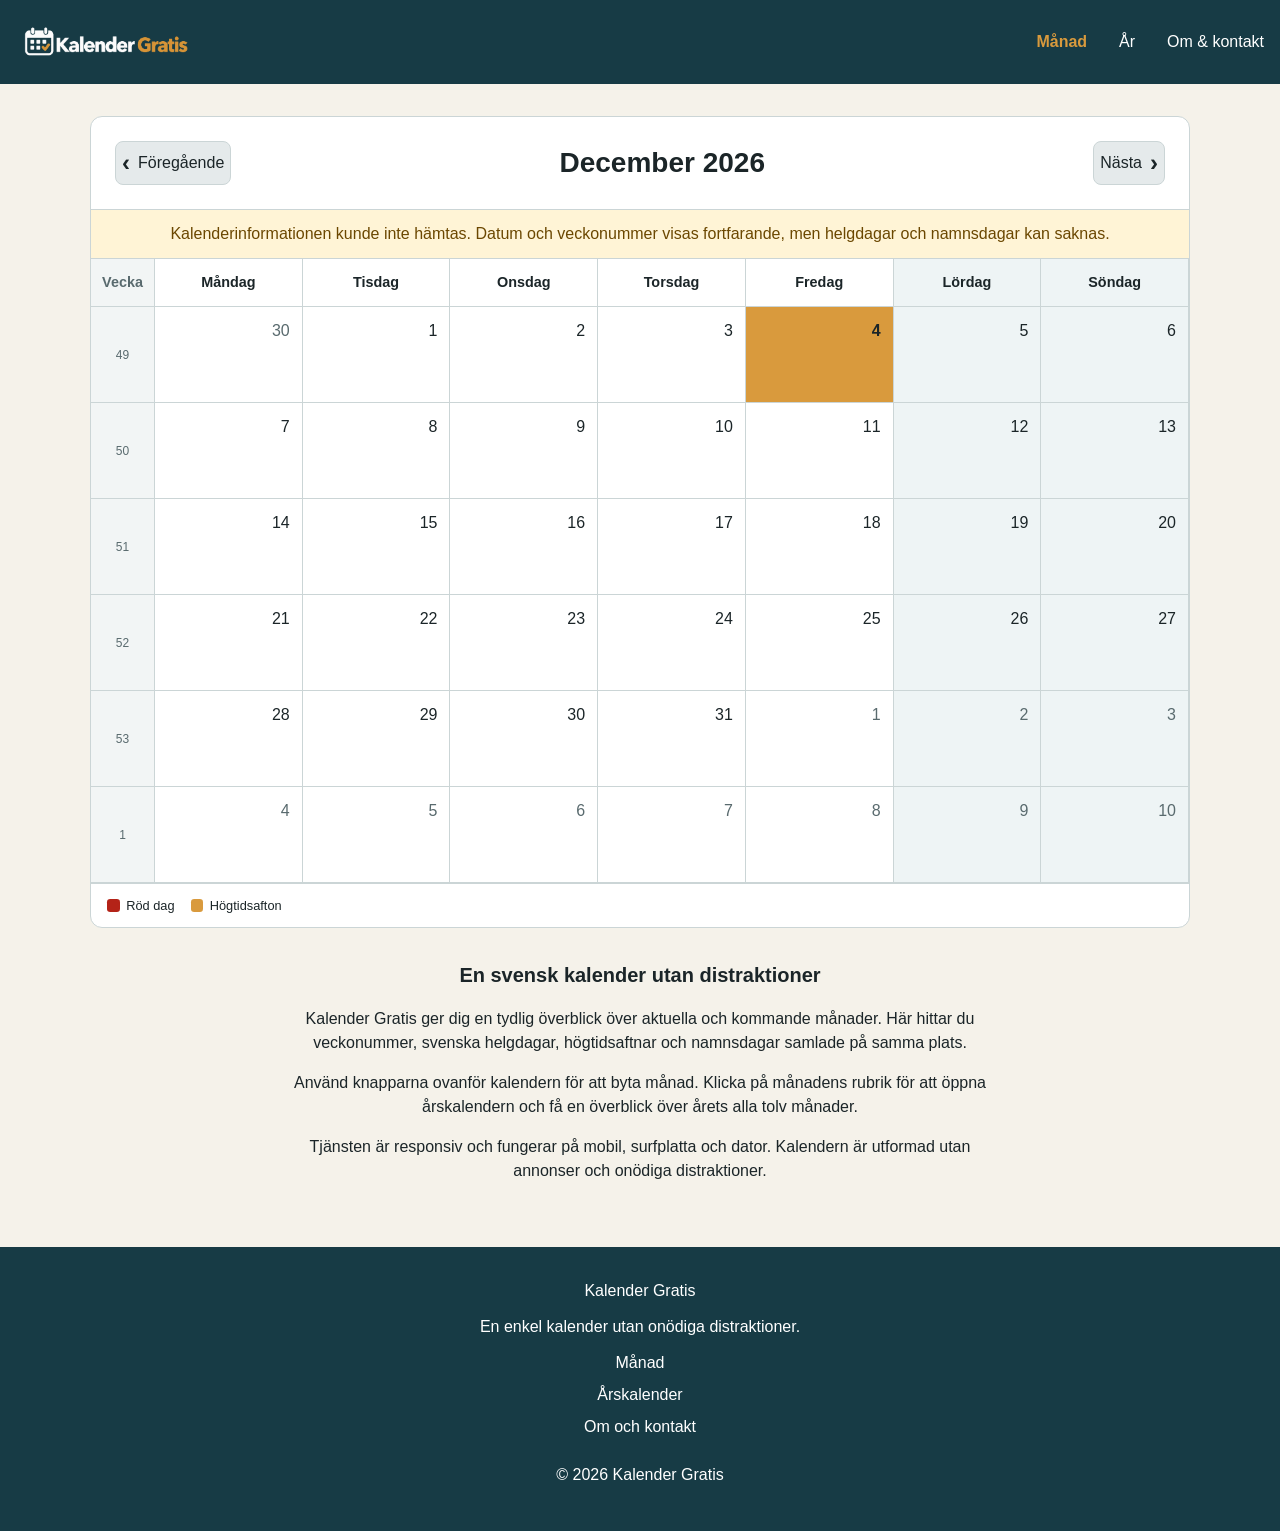
<file: index.html>
<!doctype html>
<html lang="sv">
  <head>
    <meta charset="utf-8" />
    <meta name="viewport" content="width=device-width, initial-scale=1.0" />

    <link rel="stylesheet" href="css/style.css" />

    <title>Månadskalender | Kalender Gratis</title>
  </head>

  <body>
    <header>
      <a href="index.html" class="logo">
        <img src="images/logotyp-header.png" alt="Kalender Gratis" />
      </a>

      <button
        type="button"
        class="menu-button"
        aria-label="Öppna meny"
        aria-expanded="false"
        aria-controls="main-navigation"
      >
        <span aria-hidden="true">☰</span>
      </button>

      <nav id="main-navigation" aria-label="Huvudnavigation">
        <ul>
          <li><a href="index.html" aria-current="page">Månad</a></li>
          <li><a href="arskalender.html">År</a></li>
          <li><a href="om.html">Om &amp; kontakt</a></li>
        </ul>
      </nav>
    </header>

    <main>
      <section class="month-calendar" aria-labelledby="month-heading">
        <div class="calendar-controls">
          <button
            type="button"
            id="previous-month"
            aria-label="Visa föregående månad"
          >
            <span class="button-arrow" aria-hidden="true">&lsaquo;</span>
            <span class="button-text">Föregående</span>
          </button>

          <h1 id="month-heading">
            <a href="arskalender.html?year=2026" id="year-link">
              September 2026
            </a>
          </h1>

          <button type="button" id="next-month" aria-label="Visa nästa månad">
            <span class="button-text">Nästa</span>
            <span class="button-arrow" aria-hidden="true">&rsaquo;</span>
          </button>
        </div>

        <p
          id="calendar-status"
          class="calendar-status"
          role="status"
          aria-live="polite"
        ></p>

        <div id="calendar" class="calendar-grid">
          <!-- Kalendern skapas med JavaScript -->
        </div>

        <ul
          class="calendar-legend"
          aria-label="Förklaring till kalenderns markeringar"
        >
          <li>
            <span class="legend-marker public-marker" aria-hidden="true"></span>
            Röd dag
          </li>

          <li>
            <span class="legend-marker eve-marker" aria-hidden="true"></span>
            Högtidsafton
          </li>
        </ul>
      </section>

      <section class="introduction" aria-labelledby="introduction-heading">
        <h2 id="introduction-heading">En svensk kalender utan distraktioner</h2>

        <p>
          Kalender Gratis ger dig en tydlig överblick över aktuella och kommande
          månader. Här hittar du veckonummer, svenska helgdagar, högtidsaftnar
          och namnsdagar samlade på samma plats.
        </p>

        <p>
          Använd knapparna ovanför kalendern för att byta månad. Klicka på
          månadens rubrik för att öppna årskalendern och få en överblick över
          årets alla tolv månader.
        </p>

        <p>
          Tjänsten är responsiv och fungerar på mobil, surfplatta och dator.
          Kalendern är utformad utan annonser och onödiga distraktioner.
        </p>
      </section>
    </main>

    <footer>
      <p>Kalender Gratis</p>
      <p>En enkel kalender utan onödiga distraktioner.</p>

      <nav aria-label="Sidfotsnavigation">
        <ul>
          <li><a href="index.html">Månad</a></li>
          <li><a href="arskalender.html">Årskalender</a></li>
          <li><a href="om.html">Om och kontakt</a></li>
        </ul>
      </nav>

      <p>&copy; 2026 Kalender Gratis</p>
    </footer>

    <script src="js/navigation.js"></script>
    <script src="js/kalenderdata.js"></script>
    <script src="js/kalender.js"></script>
  </body>
</html>
</file>
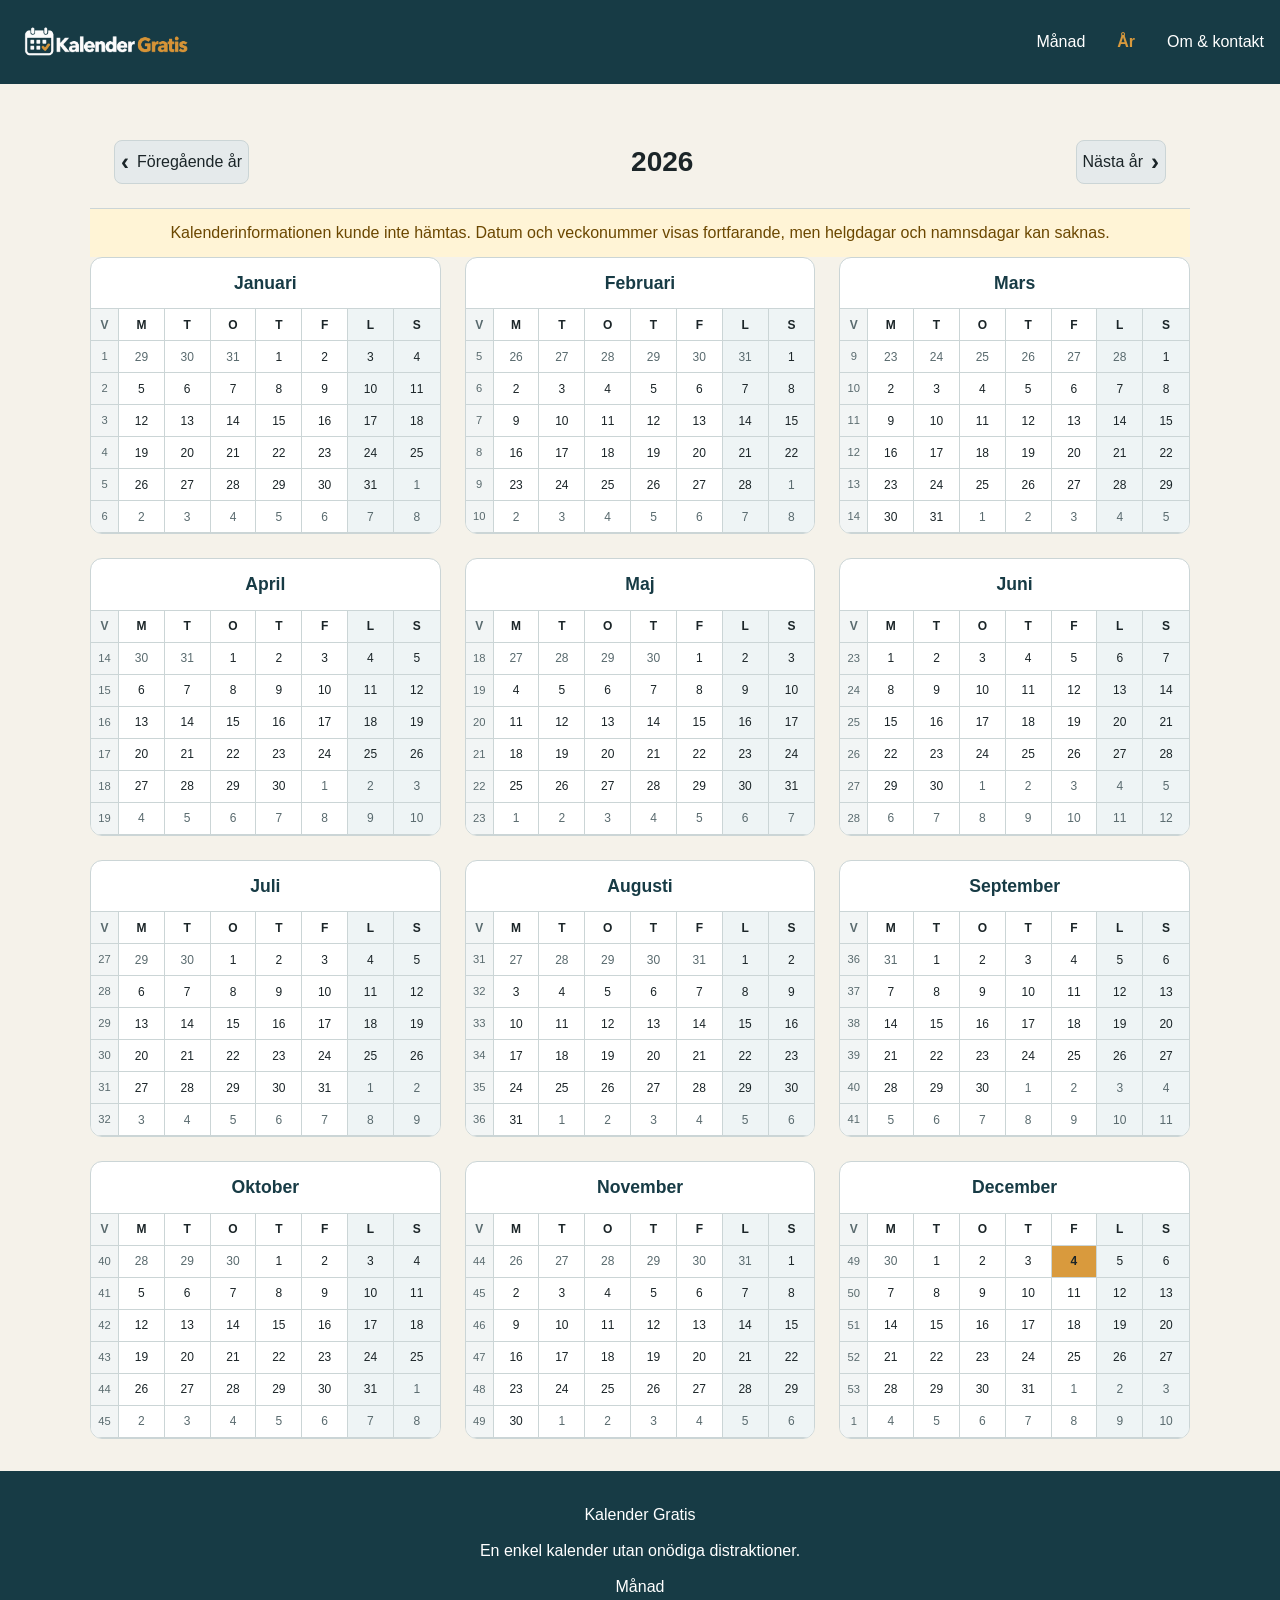
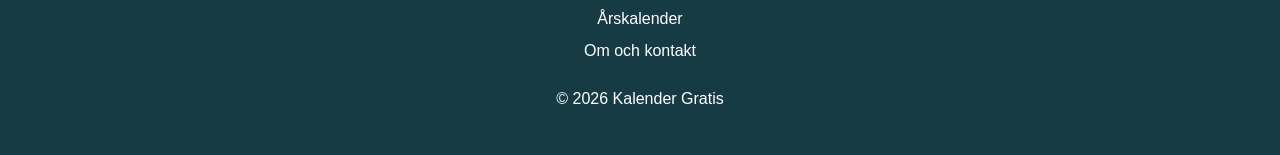
<file: arskalender.html>
<!doctype html>
<html lang="sv">
  <head>
    <meta charset="utf-8" />
    <meta name="viewport" content="width=device-width, initial-scale=1.0" />

    <link rel="stylesheet" href="css/style.css" />

    <title>Årskalender | Kalender Gratis</title>
  </head>

  <body>
    <header>
      <a href="index.html" class="logo">
        <img src="images/logotyp-header.png" alt="Kalender Gratis" />
      </a>

      <button
        type="button"
        class="menu-button"
        aria-label="Öppna meny"
        aria-expanded="false"
        aria-controls="main-navigation"
      >
        <span aria-hidden="true">☰</span>
      </button>

      <nav id="main-navigation" aria-label="Huvudnavigation">
        <ul>
          <li><a href="index.html">Månad</a></li>
          <li><a href="arskalender.html" aria-current="page">År</a></li>
          <li><a href="om.html">Om &amp; kontakt</a></li>
        </ul>
      </nav>
    </header>

    <main>
      <section class="year-calendar" aria-labelledby="year-heading">
        <div class="calendar-controls">
          <button
            type="button"
            id="previous-year"
            aria-label="Visa föregående år"
          >
            <span class="button-arrow" aria-hidden="true">&lsaquo;</span>
            <span class="button-text">Föregående år</span>
          </button>

          <h1 id="year-heading">2026</h1>

          <button type="button" id="next-year" aria-label="Visa nästa år">
            <span class="button-text">Nästa år</span>
            <span class="button-arrow" aria-hidden="true">&rsaquo;</span>
          </button>
        </div>

        <p
          id="year-calendar-status"
          class="calendar-status"
          role="status"
          aria-live="polite"
        ></p>

        <div id="year-grid" class="year-grid">
          <!-- Årets månader skapas med js-->
        </div>
      </section>
    </main>

    <footer>
      <p>Kalender Gratis</p>
      <p>En enkel kalender utan onödiga distraktioner.</p>

      <nav aria-label="Sidfotsnavigation">
        <ul>
          <li><a href="index.html">Månad</a></li>
          <li><a href="arskalender.html">Årskalender</a></li>
          <li><a href="om.html">Om och kontakt</a></li>
        </ul>
      </nav>

      <p>&copy; 2026 Kalender Gratis</p>
    </footer>

    <script src="js/navigation.js"></script>
    <script src="js/kalenderdata.js"></script>
    <script src="js/arskalender.js"></script>
  </body>
</html>
</file>
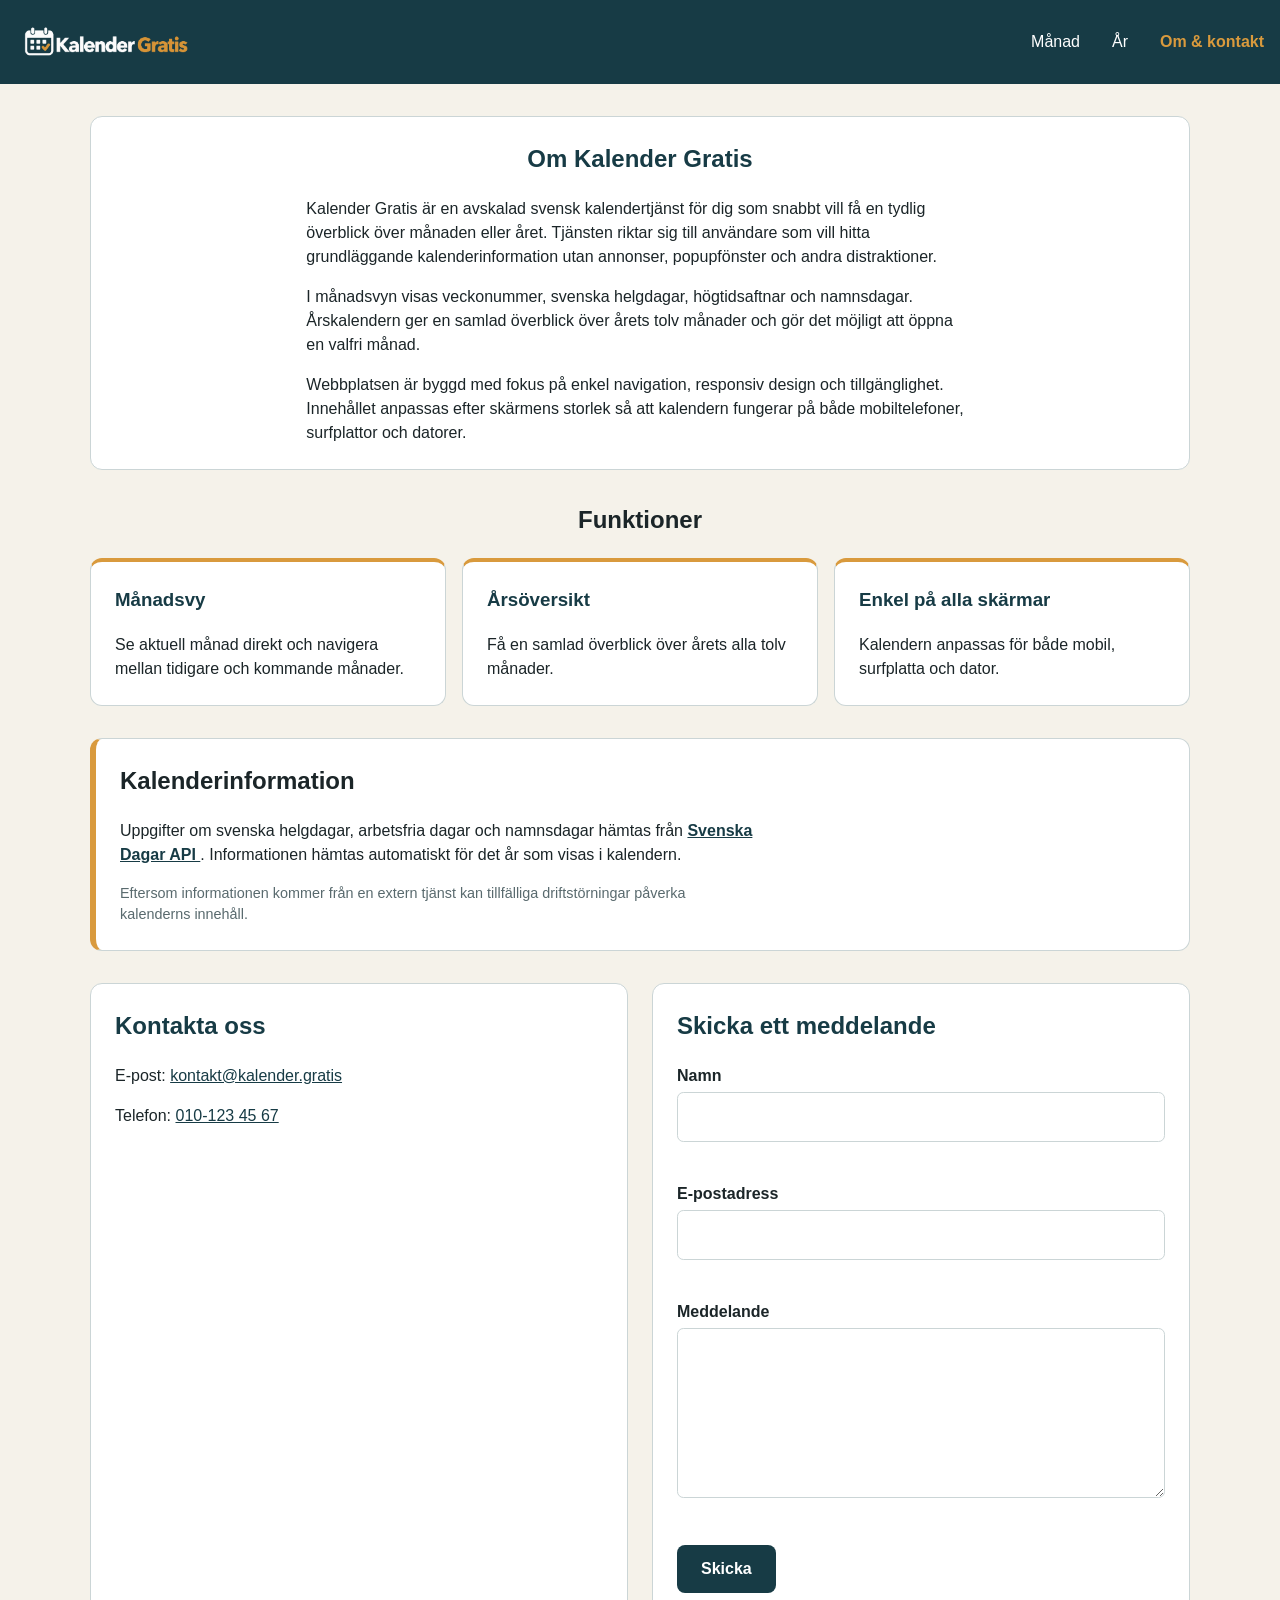
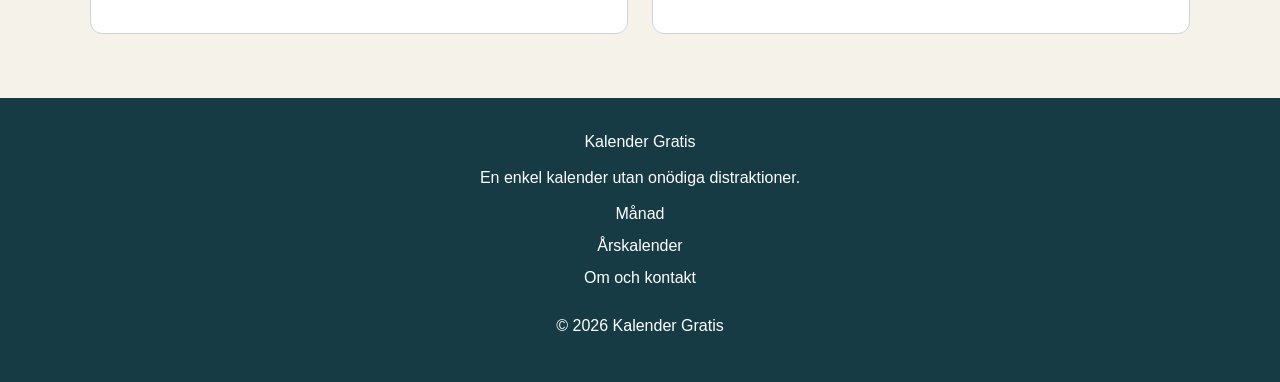
<file: om.html>
<!doctype html>
<html lang="sv">
  <head>
    <meta charset="utf-8" />
    <meta name="viewport" content="width=device-width, initial-scale=1.0" />

    <link rel="stylesheet" href="css/style.css" />

    <title>Om och kontakt | Kalender Gratis</title>
  </head>

  <body>
    <header>
      <a href="index.html" class="logo">
        <img src="images/logotyp-header.png" alt="Kalender Gratis" />
      </a>

      <button
        type="button"
        class="menu-button"
        aria-label="Öppna meny"
        aria-expanded="false"
        aria-controls="main-navigation"
      >
        <span aria-hidden="true">☰</span>
      </button>

      <nav id="main-navigation" aria-label="Huvudnavigation">
        <ul>
          <li><a href="index.html">Månad</a></li>
          <li><a href="arskalender.html">År</a></li>
          <li><a href="om.html" aria-current="page">Om &amp; kontakt</a></li>
        </ul>
      </nav>
    </header>

    <main>
      <section class="about" aria-labelledby="about-heading">
        <h1 id="about-heading">Om Kalender Gratis</h1>

        <p>
          Kalender Gratis är en avskalad svensk kalendertjänst för dig som
          snabbt vill få en tydlig överblick över månaden eller året. Tjänsten
          riktar sig till användare som vill hitta grundläggande
          kalenderinformation utan annonser, popupfönster och andra
          distraktioner.
        </p>

        <p>
          I månadsvyn visas veckonummer, svenska helgdagar, högtidsaftnar och
          namnsdagar. Årskalendern ger en samlad överblick över årets tolv
          månader och gör det möjligt att öppna en valfri månad.
        </p>

        <p>
          Webbplatsen är byggd med fokus på enkel navigation, responsiv design
          och tillgänglighet. Innehållet anpassas efter skärmens storlek så att
          kalendern fungerar på både mobiltelefoner, surfplattor och datorer.
        </p>
      </section>

      <section class="features" aria-labelledby="features-heading">
        <h2 id="features-heading">Funktioner</h2>

        <div class="feature-list">
          <article>
            <h3>Månadsvy</h3>
            <p>
              Se aktuell månad direkt och navigera mellan tidigare och kommande
              månader.
            </p>
          </article>

          <article>
            <h3>Årsöversikt</h3>
            <p>Få en samlad överblick över årets alla tolv månader.</p>
          </article>

          <article>
            <h3>Enkel på alla skärmar</h3>
            <p>Kalendern anpassas för både mobil, surfplatta och dator.</p>
          </article>
        </div>
      </section>

      <section class="data-source" aria-labelledby="data-source-heading">
        <h2 id="data-source-heading">Kalenderinformation</h2>

        <p>
          Uppgifter om svenska helgdagar, arbetsfria dagar och namnsdagar hämtas
          från
          <a href="https://sholiday.faboul.se/" target="_blank" rel="noopener">
            Svenska Dagar API </a
          >. Informationen hämtas automatiskt för det år som visas i kalendern.
        </p>

        <p class="source-note">
          Eftersom informationen kommer från en extern tjänst kan tillfälliga
          driftstörningar påverka kalenderns innehåll.
        </p>
      </section>

      <section class="contact" aria-labelledby="contact-heading">
        <div class="contact-details">
          <h2 id="contact-heading">Kontakta oss</h2>

          <p>
            E-post:
            <a href="mailto:kontakt@kalender.gratis">
              kontakt@kalender.gratis
            </a>
          </p>

          <p>
            Telefon:
            <a href="tel:+46101234567">010-123 45 67</a>
          </p>
        </div>

        <form id="contact-form" novalidate>
          <h2>Skicka ett meddelande</h2>

          <div>
            <label for="name">Namn</label>
            <input
              type="text"
              id="name"
              name="name"
              autocomplete="name"
              aria-describedby="name-error"
              required
            />
            <p id="name-error" class="error-message"></p>
          </div>

          <div>
            <label for="email">E-postadress</label>
            <input
              type="email"
              id="email"
              name="email"
              autocomplete="email"
              aria-describedby="email-error"
              required
            />
            <p id="email-error" class="error-message"></p>
          </div>

          <div>
            <label for="message">Meddelande</label>
            <textarea
              id="message"
              name="message"
              rows="6"
              aria-describedby="message-error"
              required
            ></textarea>
            <p id="message-error" class="error-message"></p>
          </div>

          <button type="submit">Skicka</button>

          <p id="form-feedback" role="status" aria-live="polite"></p>
        </form>
      </section>
    </main>

    <footer>
      <p>Kalender Gratis</p>
      <p>En enkel kalender utan onödiga distraktioner.</p>

      <nav aria-label="Sidfotsnavigation">
        <ul>
          <li><a href="index.html">Månad</a></li>
          <li><a href="arskalender.html">Årskalender</a></li>
          <li><a href="om.html">Om och kontakt</a></li>
        </ul>
      </nav>

      <p>&copy; 2026 Kalender Gratis</p>
    </footer>

    <script src="js/navigation.js"></script>
    <script src="js/kontakt.js"></script>
  </body>
</html>
</file>
<file: css/style.css>
:root {
  --color-primary: #173b45;
  --color-background: #f5f2ea;
  --color-surface: #ffffff;
  --color-weekend: #eef4f5;
  --color-week: #f2f5f5;
  --color-border: #cbd5d6;
  --color-button: #e5eaeb;
  --color-accent: #d99a3d;
  --color-text: #1b2528;
  --color-muted: #596a6e;
}
* {
  box-sizing: border-box;
}

body {
  margin: 0;
  min-height: 100vh;
  background-color: var(--color-background);
  color: var(--color-text);
  font-family: Arial, Helvetica, sans-serif;
  line-height: 1.5;
}

img {
  display: block;
  max-width: 100%;
}

button,
input,
textarea {
  font: inherit;
}

a {
  color: inherit;
}

ul {
  margin: 0;
  padding: 0;
  list-style: none;
}
/* Header och mobilnavigation */

header {
  display: grid;
  grid-template-columns: 1fr auto;
  align-items: center;
  background-color: var(--color-primary);
  color: #ffffff;
}

.logo {
  display: block;
  padding: 0.75rem 1rem;
  text-decoration: none;
}

.logo img {
  width: 180px;
  height: auto;
}

.menu-button {
  margin-right: 1rem;
  padding: 0.4rem 0.6rem;
  border: 0;
  background-color: transparent;
  color: #ffffff;
  font-size: 1.5rem;
  cursor: pointer;
}

header nav {
  display: none;
  grid-column: 1 / -1;
  border-top: 1px solid var(--color-border);
}

header nav.open {
  display: block;
}

header nav a {
  display: block;
  padding: 0.75rem 1rem;
  text-align: center;
  text-decoration: none;
}

header nav a:hover,
header nav a:focus-visible {
  background-color: rgba(255, 255, 255, 0.1);
}

header nav a[aria-current="page"] {
  color: var(--color-accent);
  font-weight: bold;
}

/* Footer */

footer {
  padding: 2rem 1rem;
  background-color: var(--color-primary);
  color: #ffffff;
  text-align: center;
}

footer p {
  margin: 0 0 0.75rem;
}

footer ul {
  margin-bottom: 1.5rem;
}

footer li {
  margin-bottom: 0.5rem;
}

footer a {
  text-decoration: none;
}

footer a:hover,
footer a:focus-visible {
  color: var(--color-accent);
  text-decoration: underline;
}

/* Döljer knapptexterna i mobilversionen */
.button-text {
  display: none;
}

/* Sidans huvudinnehåll */

main {
  padding: 1rem;
}

/* Månadskalender */

.month-calendar {
  max-width: 1100px;
  margin: 0 auto;
  overflow: hidden;
  border: 1px solid var(--color-border);
  border-radius: 0.75rem;
  background-color: var(--color-surface);
}

/* Visar status och fel vid hämtning av kalenderdata */

.calendar-status {
  margin: 0;
  padding: 0.75rem 1rem;
  border-top: 1px solid var(--color-border);
  background-color: #fff4d6;
  color: #6b4700;
  text-align: center;
}

.calendar-status:empty {
  display: none;
}

.calendar-controls {
  display: grid;
  grid-template-columns: auto 1fr auto;
  gap: 0.5rem;
  align-items: center;
  padding: 1rem;
}

.calendar-controls h1 {
  margin: 0;
  font-size: 1.25rem;
  text-align: center;
}

.calendar-controls h1 a {
  color: inherit;
  text-decoration: none;
}

.calendar-controls h1 a:hover,
.calendar-controls h1 a:focus-visible,
.year-month h2 a:hover,
.year-month h2 a:focus-visible {
  color: var(--color-accent);
  text-decoration: underline;
}

.calendar-controls button {
  display: flex;
  min-width: 2.75rem;
  min-height: 2.75rem;
  align-items: center;
  justify-content: center;
  border: 1px solid var(--color-border);
  border-radius: 0.5rem;
  background-color: var(--color-button);
  color: var(--color-text);
  cursor: pointer;
}

.calendar-controls button:hover,
.calendar-controls button:focus-visible {
  background-color: var(--color-accent);
}

.button-arrow {
  font-size: 1.5rem;
  font-weight: bold;
  line-height: 1;
}

/* Kalenderrutnät */

.calendar-grid {
  display: grid;
  grid-template-columns: 2rem repeat(7, 1fr);
  border-top: 1px solid var(--color-border);
}

.weekday,
.week-number,
.calendar-day {
  display: grid;
  min-width: 0;
  min-height: 3rem;
  place-items: center;
  border-right: 1px solid var(--color-border);
  border-bottom: 1px solid var(--color-border);
}

.weekday-short {
  display: inline;
}

.weekday-full {
  display: none;
}

.weekday {
  min-height: 2.5rem;
  font-size: 0.8rem;
  font-weight: bold;
}

.week-label,
.week-number {
  background-color: var(--color-week);
  color: var(--color-muted);
  font-size: 0.75rem;
}

.weekend {
  background-color: var(--color-weekend);
}

.muted {
  color: var(--color-muted);
}

.today {
  background-color: var(--color-accent);
  color: var(--color-text);
  font-weight: bold;
}

/* Ger namnsdagen bättre kontrast när datumet är dagens datum */

.today .nameday-name {
  color: var(--color-text);
}

/* Markerar officiella röda dagar */

.public-holiday {
  background-color: #fbe9e7;
  color: #8f1d14;
  box-shadow: inset 0 0.25rem 0 #b42318;
  font-weight: bold;
}

/* Markerar högtidsaftnar som inte är officiella röda dagar */

.holiday-eve {
  background-color: #fff4d6;
  color: #6b4700;
  box-shadow: inset 0 0.25rem 0 var(--color-accent);
  font-weight: bold;
}

/* Döljer helgdagens namn i den mindre mobilvyn */

.holiday-name {
  display: none;
}

/* Introduktion */

.introduction {
  max-width: 700px;
  margin: 2rem auto;
  text-align: center;
}

.introduction h2 {
  margin-top: 0;
  font-size: 1.25rem;
}

.introduction p {
  margin-bottom: 0;
}

/* Årskalender */

.year-calendar {
  max-width: 1100px;
  margin: 0 auto;
}

.year-grid {
  display: grid;
  gap: 1rem;
}

.year-month {
  overflow: hidden;
  border: 1px solid var(--color-border);
  border-radius: 0.75rem;
  background-color: var(--color-surface);
}

.year-month h2 {
  margin: 0;
  color: var(--color-primary);
  font-size: 1.1rem;
  text-align: center;
}

.year-month h2 a {
  display: block;
  padding: 0.75rem;
  color: inherit;
  text-decoration: none;
}

.year-month-grid {
  display: grid;
  grid-template-columns: 1.75rem repeat(7, 1fr);
  border-top: 1px solid var(--color-border);
}

.year-weekday,
.year-week-number,
.year-day {
  display: grid;
  min-width: 0;
  min-height: 2rem;
  place-items: center;
  border-right: 1px solid var(--color-border);
  border-bottom: 1px solid var(--color-border);
  font-size: 0.75rem;
}

.year-weekday {
  font-weight: bold;
}

.year-week-number {
  background-color: var(--color-week);
  color: var(--color-muted);
  font-size: 0.7rem;
}

.year-month-grid > :nth-child(8n) {
  border-right: 0;
}

/* Om Kalender Gratis */

.about h1 {
  margin-top: 0;
  color: var(--color-primary);
  font-size: 1.5rem;
  text-align: center;
}

.about p {
  max-width: 75ch;
  margin: 0 auto 1rem;
  text-align: left;
}

.about p:last-child {
  margin-bottom: 0;
}

/* Funktioner */

.features > h2 {
  text-align: center;
}

.feature-list {
  display: grid;
  gap: 1rem;
}

.feature-list article {
  padding: 1.5rem;
  border: 1px solid var(--color-border);
  border-top: 0.3rem solid var(--color-accent);
  border-radius: 0.75rem;
  background-color: var(--color-surface);
}

.feature-list h3 {
  margin-top: 0;
  color: var(--color-primary);
}

.feature-list p {
  margin-bottom: 0;
}

/* Kontaktsektion */

.contact {
  display: grid;
  gap: 1rem;
}

.contact-details,
#contact-form {
  padding: 1.5rem;
  border: 1px solid var(--color-border);
  border-radius: 0.75rem;
  background-color: var(--color-surface);
}

.contact h2 {
  margin-top: 0;
  color: var(--color-primary);
}

.contact-details a {
  color: var(--color-primary);
}

.contact-details a:hover,
.contact-details a:focus-visible {
  color: var(--color-accent);
}

/* Kontaktformulär */

#contact-form > div {
  margin-bottom: 1rem;
}

#contact-form label {
  display: block;
  margin-bottom: 0.25rem;
  font-weight: bold;
}

#contact-form input,
#contact-form textarea {
  width: 100%;
  padding: 0.75rem;
  border: 1px solid var(--color-border);
  border-radius: 0.4rem;
  background-color: #ffffff;
  color: var(--color-text);
}

#contact-form textarea {
  resize: vertical;
}

#contact-form input:focus,
#contact-form textarea:focus {
  border-color: var(--color-primary);
  outline: 2px solid var(--color-accent);
  outline-offset: 1px;
}

#contact-form input[aria-invalid="true"],
#contact-form textarea[aria-invalid="true"] {
  border-color: #b42318;
}

#contact-form button {
  padding: 0.75rem 1.5rem;
  border: 0;
  border-radius: 0.5rem;
  background-color: var(--color-primary);
  color: #ffffff;
  font-weight: bold;
  cursor: pointer;
}

#contact-form button:hover,
#contact-form button:focus-visible {
  background-color: var(--color-accent);
  color: var(--color-text);
}

/* Reserverar plats för formulärets felmeddelanden */

.error-message {
  min-height: 1.25rem;
  margin: 0.25rem 0 0;
  color: #b42318;
  font-size: 0.875rem;
}

#form-feedback {
  margin-bottom: 0;
  font-weight: bold;
}

/* Förklaring till kalenderns färgmarkeringar */

.calendar-legend {
  display: flex;
  flex-wrap: wrap;
  gap: 1rem;
  padding: 0.75rem 1rem;
  border-top: 1px solid var(--color-border);
  font-size: 0.8rem;
}

.calendar-legend li {
  display: flex;
  gap: 0.4rem;
  align-items: center;
}

.legend-marker {
  width: 0.8rem;
  height: 0.8rem;
  border-radius: 0.2rem;
}

.public-marker {
  background-color: #b42318;
}

.eve-marker {
  background-color: var(--color-accent);
}

/* Döljer namnsdagarna i den mobilkalendern */

.nameday-name {
  display: none;
}

/* Om-sidans innehåll */

.about,
.features,
.data-source,
.contact {
  max-width: 1100px;
  margin: 0 auto 2rem;
}

.about,
.data-source {
  padding: 1.5rem;
  border: 1px solid var(--color-border);
  border-radius: 0.75rem;
  background-color: var(--color-surface);
}

.about h1,
.data-source h2 {
  margin-top: 0;
}

.about p,
.data-source p {
  max-width: 75ch;
}

.data-source {
  border-left: 0.4rem solid var(--color-accent);
}

.data-source a {
  color: var(--color-primary);
  font-weight: bold;
}

.data-source a:hover,
.data-source a:focus-visible {
  color: var(--color-accent);
  text-decoration-thickness: 0.15rem;
}

.source-note {
  margin-bottom: 0;
  color: var(--color-muted);
  font-size: 0.9rem;
}

/* Desktop */

@media (min-width: 768px) {
  .menu-button {
    display: none;
  }

  header nav {
    display: block;
    grid-column: auto;
    border-top: 0;
  }

  header nav ul {
    display: flex;
  }

  /* Visar knapptexterna på större skärmar */
  .button-text {
    display: inline;
  }

  .calendar-controls button {
    gap: 0.5rem;
  }

  /* Visar fullständiga namn på veckodagar på desktop */

  .weekday-short {
    display: none;
  }

  .weekday-full {
    display: inline;
  }

  .calendar-grid {
    grid-template-columns: 4rem repeat(7, 1fr);
  }

  main {
    padding: 2rem;
  }

  /* Månadskalender */

  .calendar-controls {
    padding: 1.5rem;
  }

  .calendar-controls h1 {
    font-size: 1.75rem;
  }

  .calendar-day {
    min-height: 6rem;
    align-items: start;
    justify-items: end;
    padding: 0.75rem;
  }

  .weekday {
    min-height: 3rem;
    font-size: 0.9rem;
  }

  /* Årskalender */

  .year-grid {
    grid-template-columns: repeat(2, 1fr);
    gap: 1.5rem;
  }

  /* Om- och kontaktsida */

  .feature-list {
    grid-template-columns: repeat(3, 1fr);
  }

  .contact {
    grid-template-columns: repeat(2, 1fr);
    gap: 1.5rem;
  }

  /* Visar helgdagarnas namn i större kalenderceller */

  .holiday-name {
    display: block;
    max-width: 100%;
    font-size: 0.7rem;
    font-weight: normal;
    line-height: 1.2;
    text-align: right;
  }

  /* Visar namnsdagar i månadskalenderns större datumrutor */

  .nameday-name {
    display: block;
    max-width: 100%;
    color: var(--color-muted);
    font-size: 0.75rem;
    font-weight: normal;
    line-height: 1.2;
    text-align: right;
  }
}

/* Visar tre kolumner av årskalender på bredare skärmar  */

@media (min-width: 1100px) {
  .year-grid {
    grid-template-columns: repeat(3, 1fr);
  }
}
</file>
